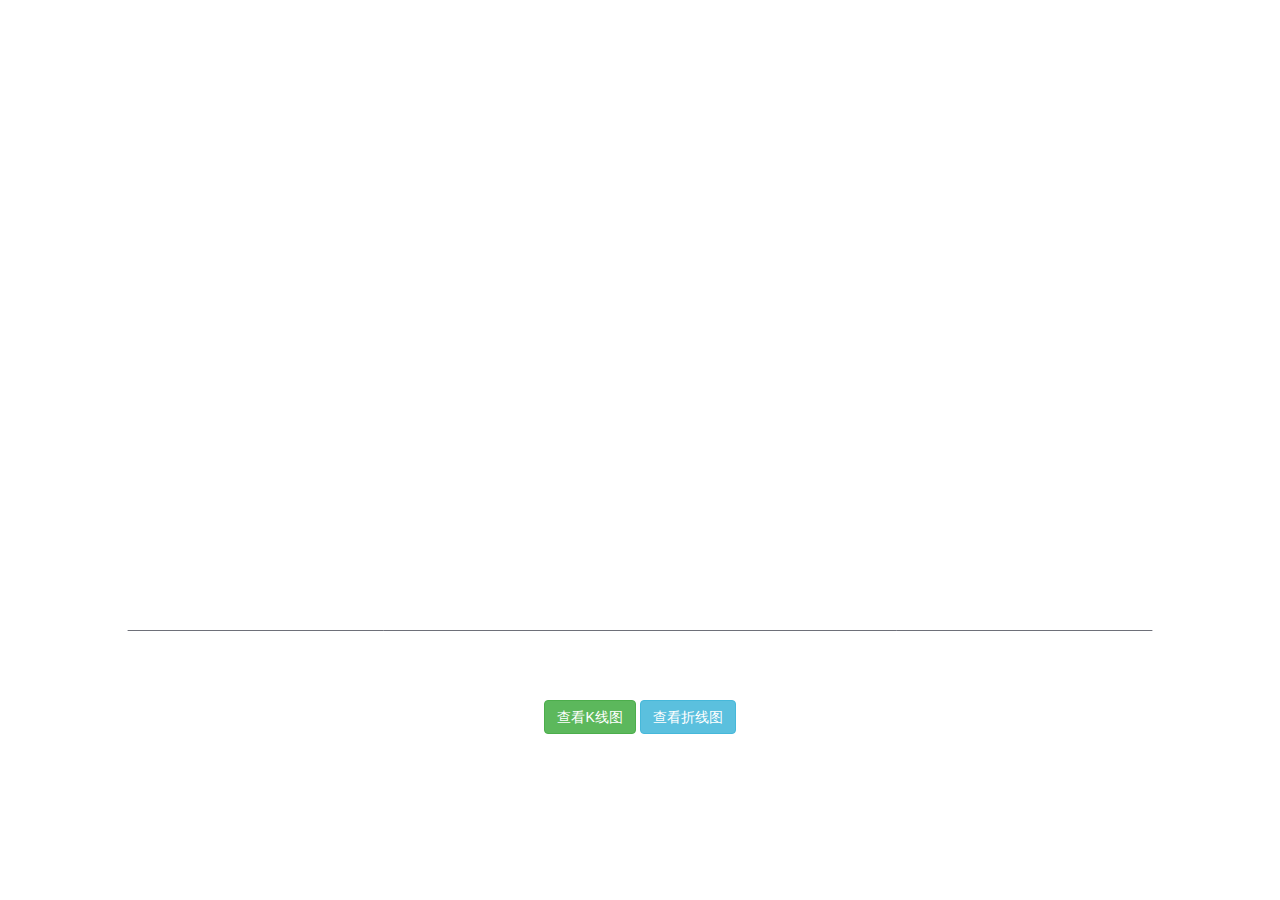
<file: ObserverPattern/target/classes/static/index.html>
<!DOCTYPE html>
<html lang="en">
<head>
    <meta charset="UTF-8">
    <title>WebSocket</title>
    <script src="js/echarts.min.js"></script>
    <link rel="stylesheet" href="https://stackpath.bootstrapcdn.com/bootstrap/3.4.1/css/bootstrap.min.css"
          integrity="sha384-HSMxcRTRxnN+Bdg0JdbxYKrThecOKuH5zCYotlSAcp1+c8xmyTe9GYg1l9a69psu" crossorigin="anonymous">
</head>
<body>
<div id="main" style="width: 100%;height:700px; position: center"></div>
<div style="text-align: center;">
    <button style="position: center" type="button" class="btn btn-success" onclick="openSocket('candlestick')">查看K线图
    </button>
    <button style="position: center" type="button" class="btn btn-info" onclick="openSocket('line')">查看折线图</button>
</div>

<script type="text/javascript">
    // 基于准备好的dom，初始化echarts实例
    var myChart = echarts.init(document.getElementById('main'));
    // 指定图表的配置项和数据
    var option = {
        xAxis: {
            type: 'category',
            data: []
        },
        yAxis: {},
        series: [
            {
                type: 'candlestick',
                data: []
            }
        ]
    };
    // 使用刚指定的配置项和数据显示图表。
    myChart.setOption(option);
    var socket;

    function openSocket(type) {
        if (typeof (WebSocket) == "undefined") {
            console.log("您的浏览器不支持WebSocket");
        } else {
            option.series[0].type = type
            console.log(option.series.type)
            console.log("您的浏览器支持WebSocket");
            //实现化WebSocket对象，指定要连接的服务器地址与端口  建立连接
            var socketUrl = `ws://localhost:8090/webSocket/${Math.random() * 10000}/${type}`;
            console.log(socketUrl);
            if (socket != null) {
                socket.close();
                socket = null;
            }
            socket = new WebSocket(socketUrl);
            //打开事件
            socket.onopen = function () {
                console.log("websocket已打开");
            };
            //获得消息事件
            socket.onmessage = function (msg) {
                var dd = JSON.parse(msg.data)
                //发现消息进入    开始处理前端触发逻辑
                option.xAxis.data = dd.xAxis
                option.series[0].data = dd.data
                myChart.setOption(option);
            };
            //关闭事件
            socket.onclose = function () {
                console.log("websocket已关闭");
            };
            //发生了错误事件
            socket.onerror = function () {
                console.log("websocket发生了错误");
            }
        }
    }
</script>
</body>
<script>


</script>
<style type="text/css">
    * {
        margin: 0;
        padding: 0;
    }

    html, body {
        height: 100%;
    }
</style>
</html>
</file>
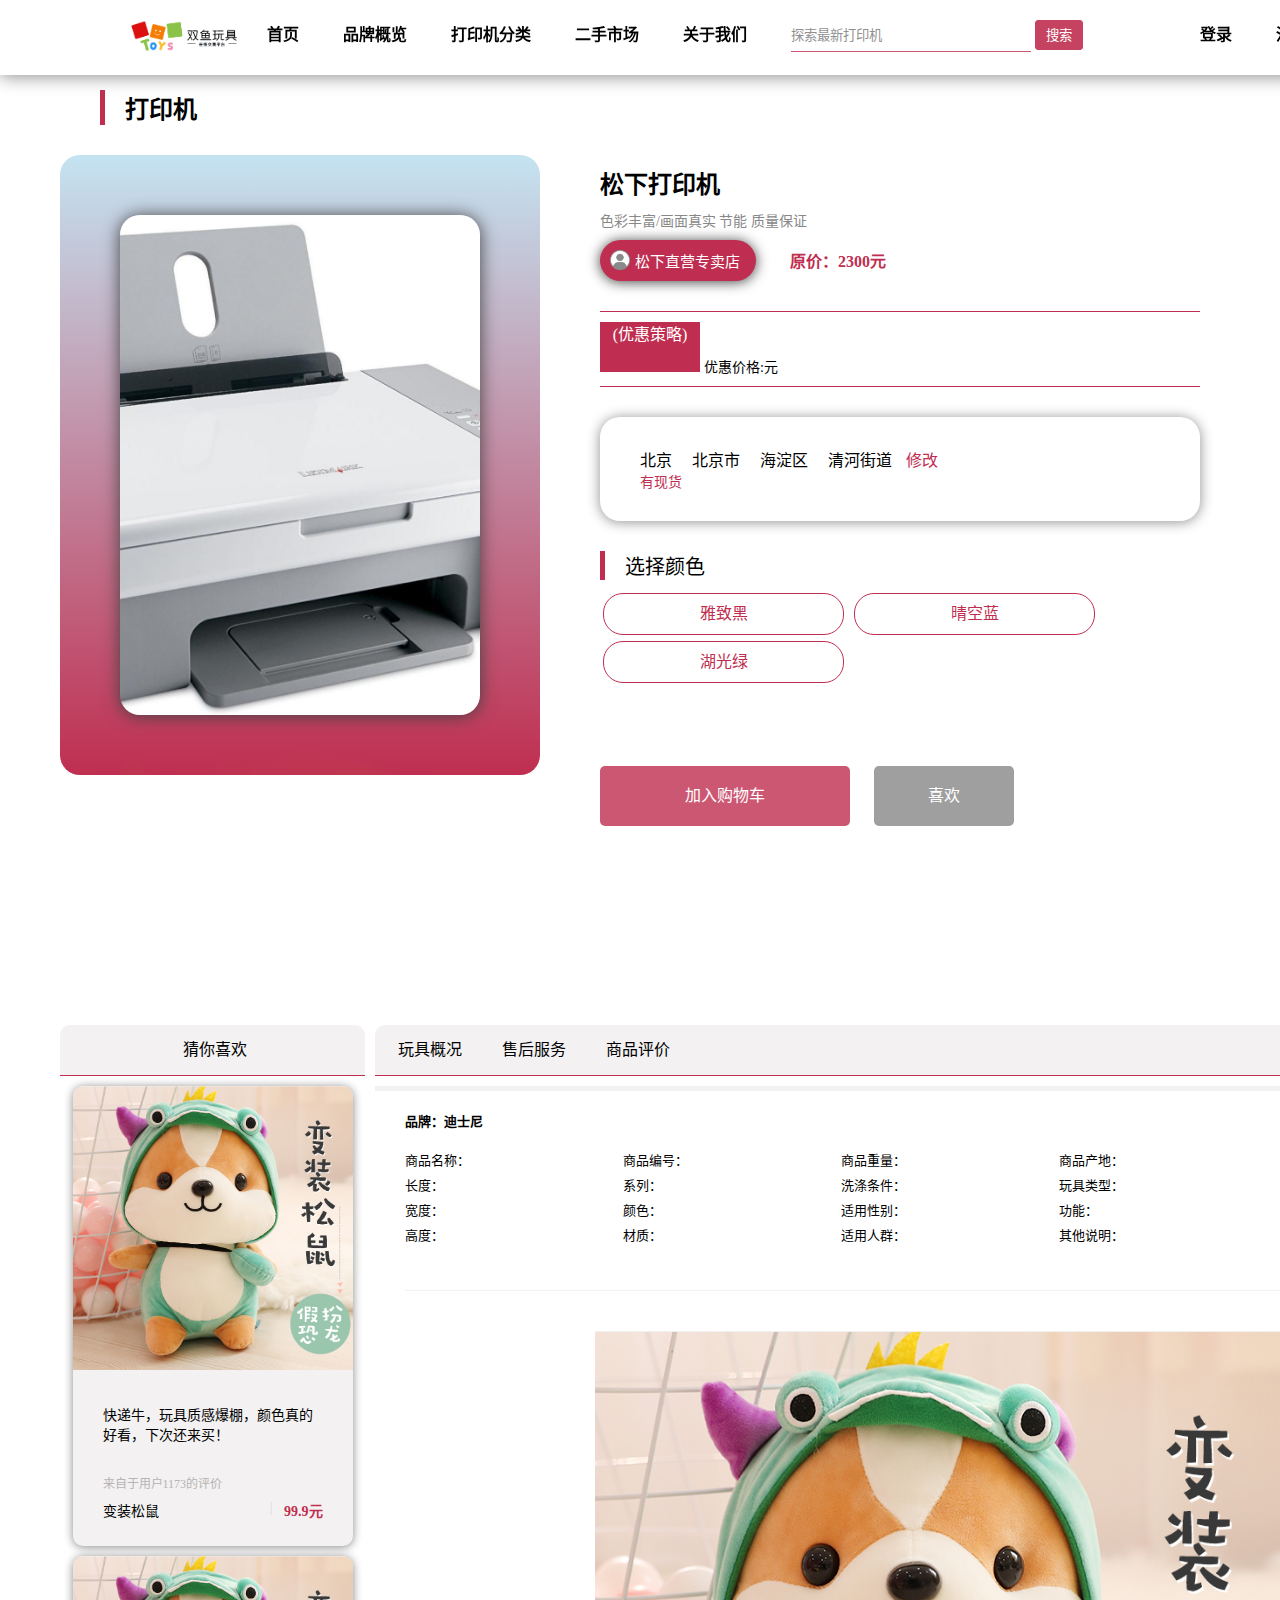
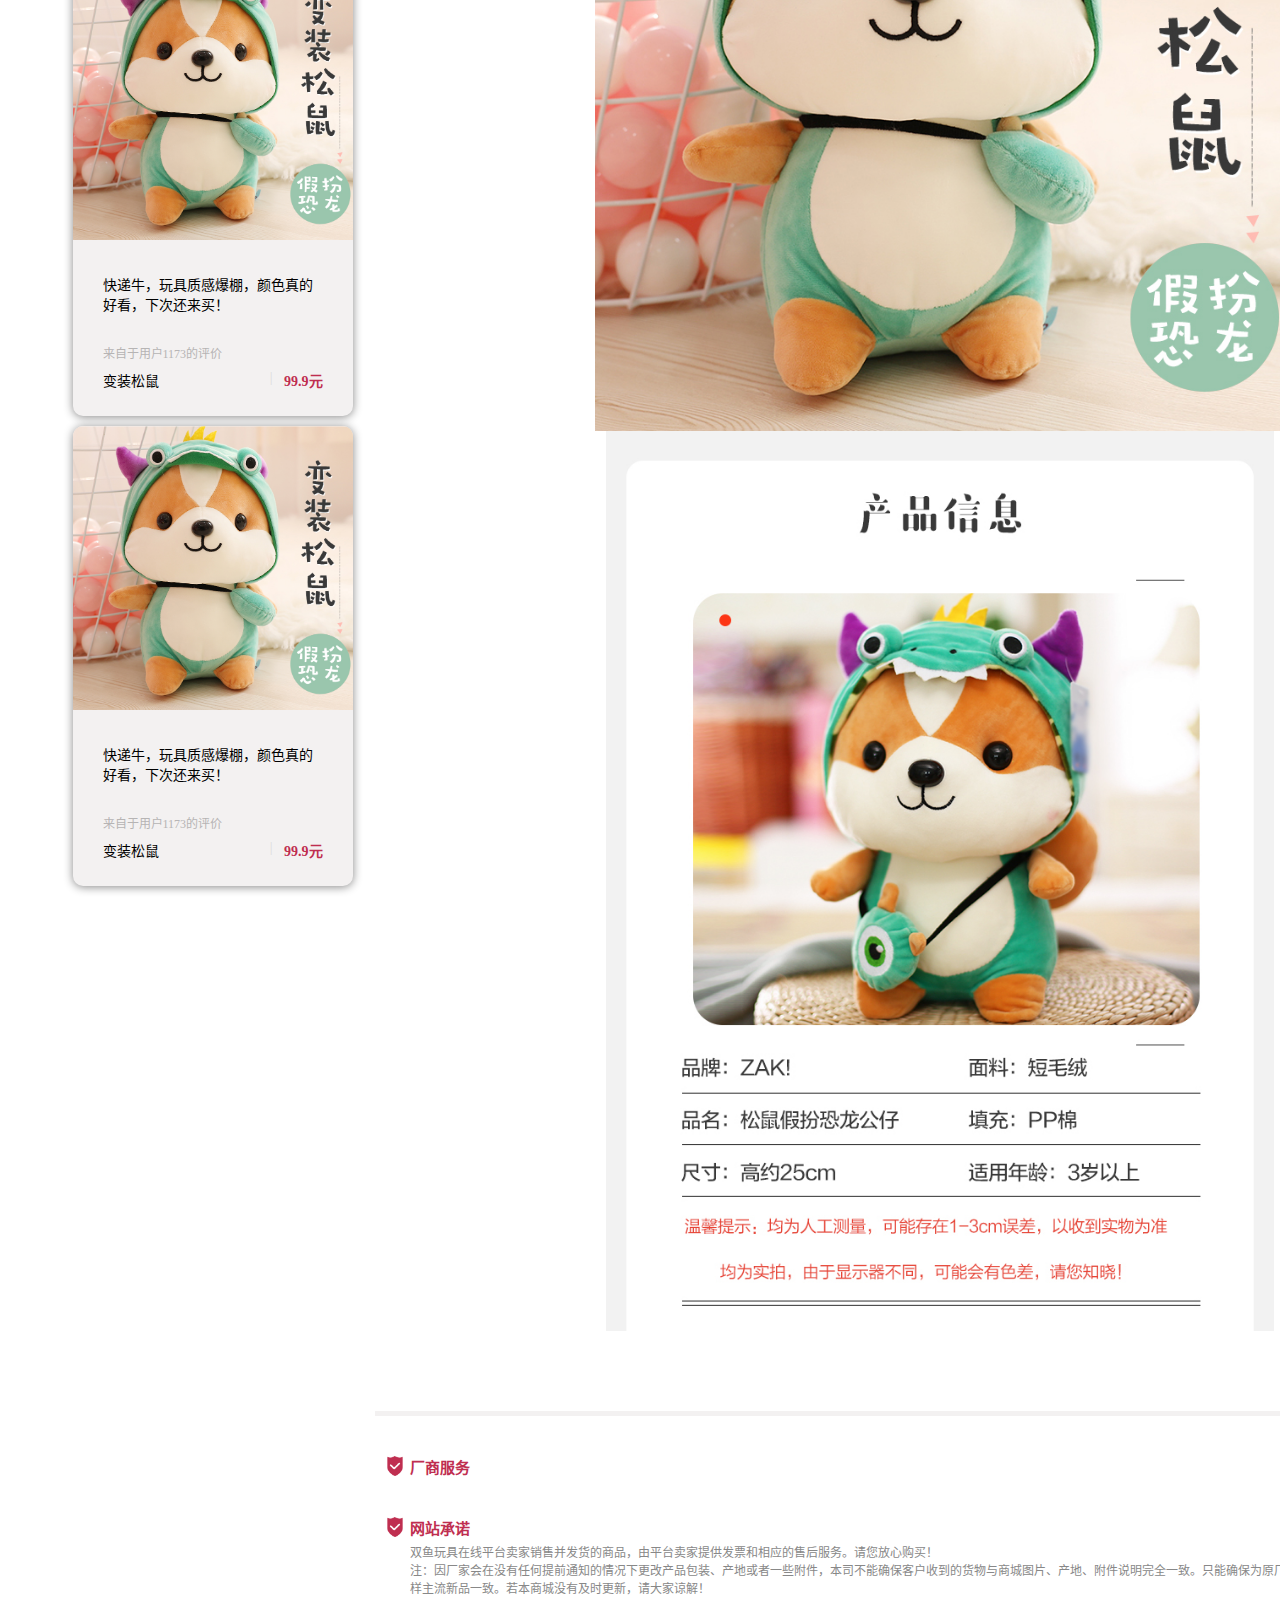
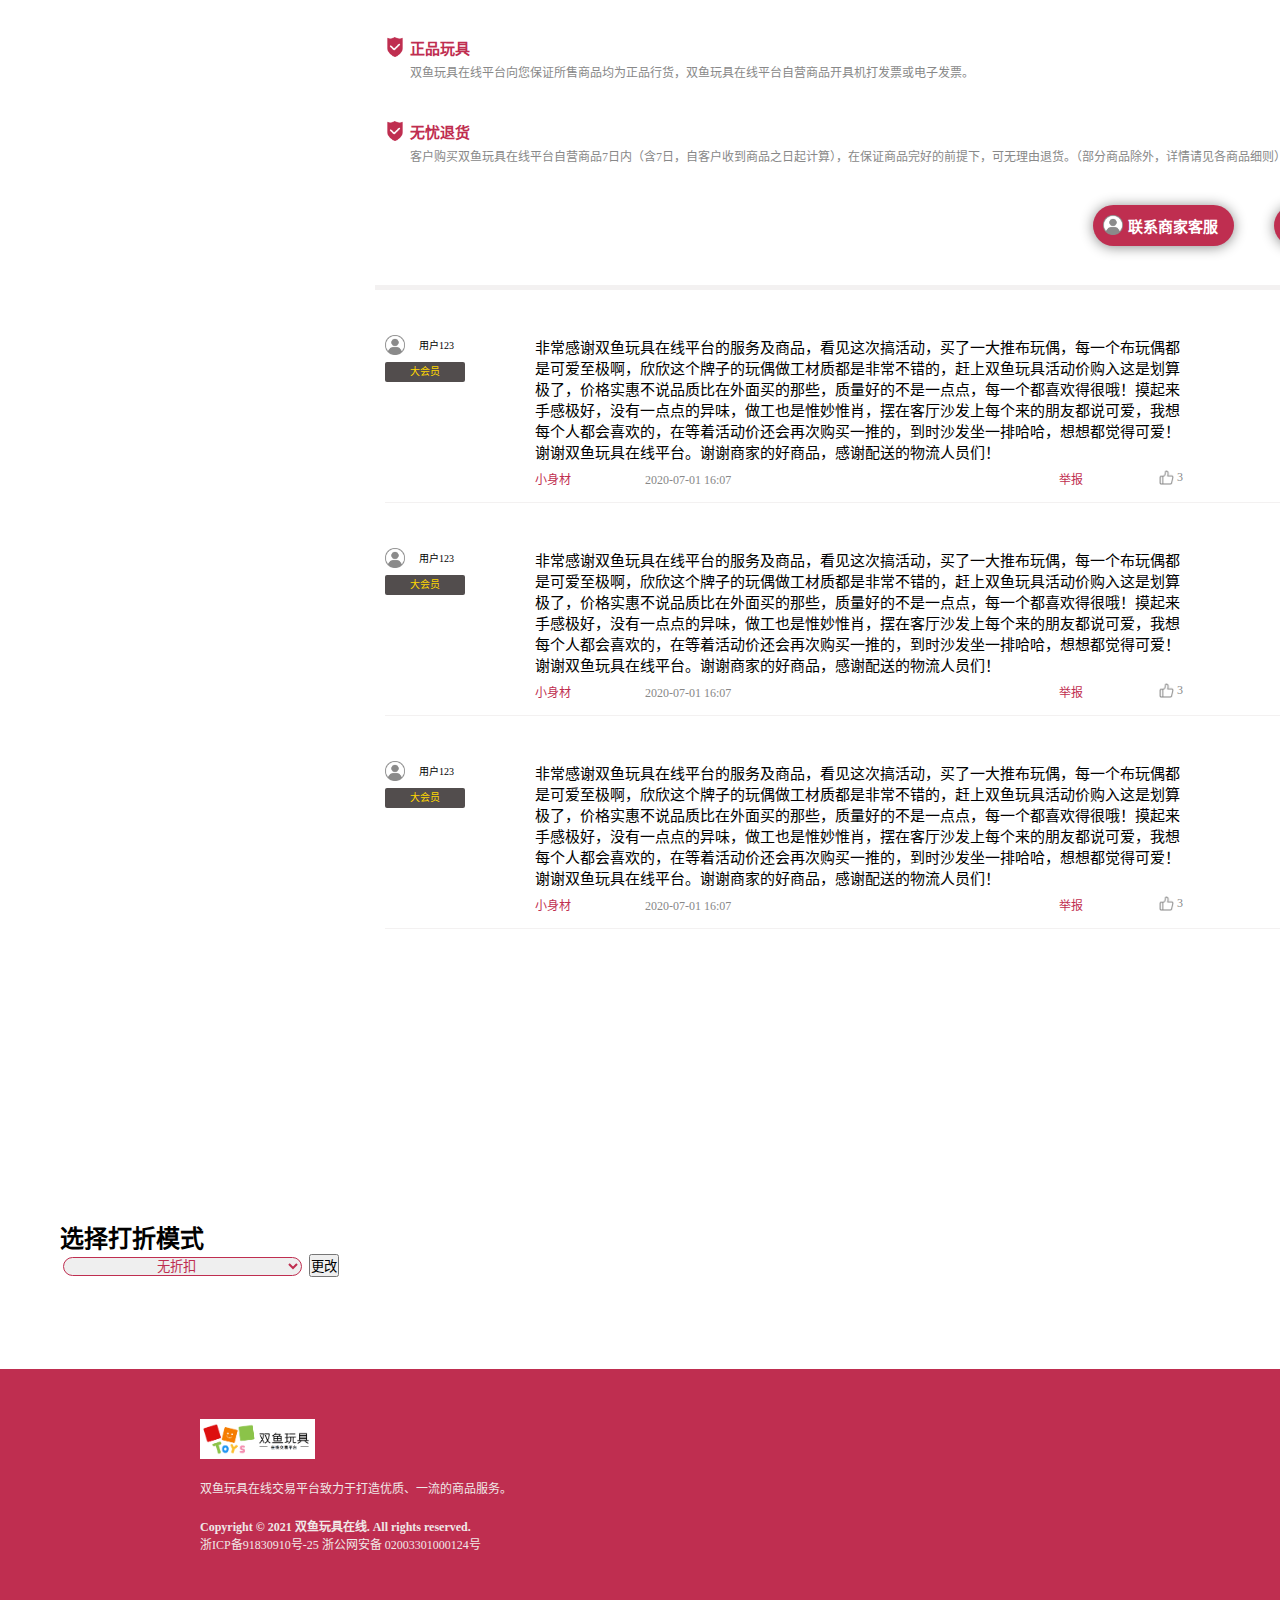
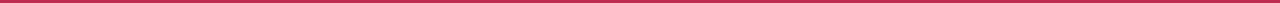
<file: StrategyPattern/target/classes/static/index.html>
<!DOCTYPE html>
<html lang="zh-CN">

<head>
    <meta charset="UTF-8">
    <meta http-equiv="X-UA-Compatible" content="IE=edge">
    <meta name="viewport" content="width=device-width, initial-scale=1.0">
    <link href="goodsinfo.css" rel="stylesheet" type="text/css">
    <title>双鱼玩具-商品详情</title>

    <script>
        window.onload = function () {
            var nav1 = document.getElementsByClassName("toys-nav1")[0];
            var nav2 = document.getElementsByClassName("toys-nav2")[0];
            var nav3 = document.getElementsByClassName("toys-nav3")[0];
            var c1 = document.getElementById("c1");
            var c2 = document.getElementById("c2");
            var c3 = document.getElementById("c3");

            c1.onclick = function () {
                nav1.style.display = "block";
                nav2.style.display = "block";
                nav3.style.display = "block";
            }

            c2.onclick = function () {
                nav1.style.display = "none";
                nav2.style.display = "block";
                nav3.style.display = "block";
            }

            c3.onclick = function () {
                nav1.style.display = "none";
                nav2.style.display = "none";
                nav3.style.display = "block";
            }
        }
    </script>
</head>

<body>
<!-- 页眉 -->
<div class="index">
    <nav class="nav">
        <div id="website-icon">
            <a href="#"><img src="img-src/website-icon.png" height="40px" /></a>
        </div>
        <div>
            <ul>
                <li><a href="index.html">首页</a></li>
                <li><a href="goodslist.html">品牌概览</a></li>
                <li id="index-father" style="position: relative;">
                    <a href="goodslist.html">打印机分类</a>
                    <ul id="index-son">
                        <li><a href="goodslist.html">毛绒布偶</a></li>
                        <li><a href="goodslist.html">模型机械</a></li>
                        <li><a href="goodslist.html">益智组合</a></li>
                        <li><a href="goodslist.html">智慧感应</a></li>
                    </ul>
                </li>
                <li><a href="#">二手市场</a></li>
                <li><a href="#">关于我们</a></li>
            </ul>
        </div>
        <div id="search-box">
            <form action="#">
                <input type="search" placeholder="探索最新打印机">
                <input type="submit" value="搜索">
            </form>
        </div>
        <div id="login">
            <ul>
                <li><a href="#">登录</a></li>
                <li><a href="#">注册</a></li>
            </ul>
        </div>
    </nav>
</div>
<div class="goods-info">

    <div id="top-title">
        <h2 id="title">打印机</h2>
    </div>
    <div id="goods-main">
        <div class="info-img">
            <div id="img-toy">
                <h6>&nbsp;</h6>
            </div>
        </div>
        <div class="product-con">
            <h2>松下打印机</h2>
            <p class="sale-desc">
                色彩丰富/画面真实 节能 质量保证
            </p>
            <div class="company-info">
                松下直营专卖店
            </div>
            <p class="price-info">
                原价：2300元
            </p>

            <div class="activity-box">
                <div class="flow-box">
                        <span class="flow-tag">
                            (优惠策略)<span class="flow-tag" id="strategy"></span>
                        </span>
                    <span class="flow-name">
                            优惠价格:<span class="flow-name" id="price"></span>元
                    </span>
                </div>
            </div>

            <div class="address-box">
                <div class="product-address">
                    <i class="iconfont iconfont-location"></i>
                    <div class="address-con">
                        <div>
                            <div class="address-info">
                                <span>北京</span><span>北京市</span><span>海淀区</span><span>清河街道</span>
                            </div>
                            <a href="#" class="edit">修改</a>
                        </div>
                        <div class="info">
                            <div class="desc"><span style="color: #BF2E50; margin-left: -20px;">有现货</span></div>
                        </div>
                    </div>
                </div>
            </div>
            <div class="buy-option">
                <div class="buy-box-child">
                    <div class="option-box">
                        <div class="title">选择颜色</div>
                        <ul class="clearfix">
                            <li class="active"><a href="#">雅致黑</a></li>
                            <li class="active"><a href="#">晴空蓝</a></li>
                            <li class="active"><a href="#">湖光绿</a></li>
                        </ul>
                    </div>
                </div>

            </div>
            <div class="btn-box">
                <div class="sale-btn">
                    <a href="#" class="btn">加入购物车</a>
                </div>
                <div class="favorite-btn">
                    <a class="btn-like" href="#">
                        <i class="iconfont default"></i>喜欢
                    </a>
                </div>
            </div>
        </div>
    </div>
</div>
<div style="width:1500px">
    <div class="guessyoulike">
        <div class="guessyoulike-title">
            <ul style="list-style: none;">
                <li>猜你喜欢</li>
            </ul>
        </div>
        <div class="box">
            <a href="#">
                <img src="img-src/bg-img/2356c32be21629f6.jpg" alt="小米" title="小米耳机">
                <p class="review">快递牛，玩具质感爆棚，颜色真的好看，下次还来买！</p>
                <div class="appraise">来自于用户1173的评价</div>
                <div class="info">
                    变装松鼠
                    <em>|</em>
                    <i class="fee">99.9元</i>
                </div>
            </a>
        </div>
        <div class="box">
            <a href="#">
                <img src="img-src/bg-img/2356c32be21629f6.jpg" alt="小米" title="小米耳机">
                <p class="review">快递牛，玩具质感爆棚，颜色真的好看，下次还来买！</p>
                <div class="appraise">来自于用户1173的评价</div>
                <div class="info">
                    变装松鼠
                    <em>|</em>
                    <i class="fee">99.9元</i>
                </div>
            </a>
        </div>
        <div class="box">
            <a href="#">
                <img src="img-src/bg-img/2356c32be21629f6.jpg" alt="小米" title="小米耳机">
                <p class="review">快递牛，玩具质感爆棚，颜色真的好看，下次还来买！</p>
                <div class="appraise">来自于用户1173的评价</div>
                <div class="info">
                    变装松鼠
                    <em>|</em>
                    <i class="fee">99.9元</i>
                </div>
            </a>
        </div>
    </div>
    <div class="details">
        <div class="details-title">
            <ul>
                <li><a id="c1">玩具概况</a></li>
                <li><a id="c2">售后服务</a></li>
                <li><a id="c3">商品评价</a></li>
            </ul>
        </div>
        <div class="details-main" style="min-height: 1600px;">
            <div class="toys-nav1">
                <h2>玩具概况</h2>
                <div id="toys-title-1">
                    <h6>品牌：迪士尼</h6>
                    <div class="details-items">
                        <ul>
                            <li>商品名称：</li>
                            <li>长度：</li>
                            <li>宽度：</li>
                            <li>高度：</li>
                        </ul>
                    </div>
                    <div class="details-items">
                        <ul>
                            <li>商品编号：</li>
                            <li>系列：</li>
                            <li>颜色：</li>
                            <li>材质：</li>
                        </ul>
                    </div>
                    <div class="details-items">
                        <ul>
                            <li>商品重量：</li>
                            <li>洗涤条件：</li>
                            <li>适用性别：</li>
                            <li>适用人群：</li>
                        </ul>
                    </div>
                    <div class="details-items">
                        <ul>
                            <li>商品产地：</li>
                            <li>玩具类型：</li>
                            <li>功能：</li>
                            <li>其他说明：</li>
                        </ul>
                    </div>
                </div>

                <div class="bg-img" id="bg-img1">

                </div>
                <div class="bg-img" id="bg-img2">

                </div>
            </div>
            <div class="toys-nav2">
                <h2>售后服务</h2>
                <div class="toys-nav2-word">
                    <h2>厂商服务</h2>
                    <p></p>
                </div>
                <div class="toys-nav2-word">
                    <h2>网站承诺</h2>
                    <p>双鱼玩具在线平台卖家销售并发货的商品，由平台卖家提供发票和相应的售后服务。请您放心购买！<br>
                        注：因厂家会在没有任何提前通知的情况下更改产品包装、产地或者一些附件，本司不能确保客户收到的货物与商城图片、产地、附件说明完全一致。只能确保为原厂正货！并且保证与当时市场上同样主流新品一致。若本商城没有及时更新，请大家谅解！
                    </p>
                </div>
                <div class="toys-nav2-word">
                    <h2>正品玩具</h2>
                    <p>双鱼玩具在线平台向您保证所售商品均为正品行货，双鱼玩具在线平台自营商品开具机打发票或电子发票。</p>
                </div>
                <div class="toys-nav2-word">
                    <h2>无忧退货</h2>
                    <p>客户购买双鱼玩具在线平台自营商品7日内（含7日，自客户收到商品之日起计算），在保证商品完好的前提下，可无理由退货。（部分商品除外，详情请见各商品细则）</p>
                </div>
                <a href="#">
                    <div class="toys-nav2-contact">
                        <strong>联系双鱼玩具客服</strong>
                    </div>
                </a>
                <a href="#">
                    <div class="toys-nav2-contact">
                        <strong>联系商家客服</strong>
                    </div>
                </a>
                <div style="height: 70px;"></div>
            </div>
            <div class="toys-nav3">
                <h2>商品评价</h2>
                <div class="toys-nav3-alluser">
                    <div class="toys-nav3-user">
                        <img src="img-src/头像.png" alt="">
                        <b>用户123</b>
                        <i>大会员</i>
                    </div>
                    <div class="toys-nav3-comment">
                        <p>
                            非常感谢双鱼玩具在线平台的服务及商品，看见这次搞活动，买了一大推布玩偶，每一个布玩偶都是可爱至极啊，欣欣这个牌子的玩偶做工材质都是非常不错的，赶上双鱼玩具活动价购入这是划算极了，价格实惠不说品质比在外面买的那些，质量好的不是一点点，每一个都喜欢得很哦！摸起来手感极好，没有一点点的异味，做工也是惟妙惟肖，摆在客厅沙发上每个来的朋友都说可爱，我想每个人都会喜欢的，在等着活动价还会再次购买一推的，到时沙发坐一排哈哈，想想都觉得可爱！谢谢双鱼玩具在线平台。谢谢商家的好商品，感谢配送的物流人员们！
                        </p>
                        <div>
                            <i>小身材</i>
                            <b>2020-07-01 16:07</b>
                            <a class="toys-nav3-comment-110" href="#">举报</a>
                            <a class="toys-nav3-comment-agree" href="#">
                                3
                            </a>
                        </div>
                    </div>
                </div>
                <div class="toys-nav3-alluser">
                    <div class="toys-nav3-user">
                        <img src="img-src/头像.png" alt="">
                        <b>用户123</b>
                        <i>大会员</i>
                    </div>
                    <div class="toys-nav3-comment">
                        <p>
                            非常感谢双鱼玩具在线平台的服务及商品，看见这次搞活动，买了一大推布玩偶，每一个布玩偶都是可爱至极啊，欣欣这个牌子的玩偶做工材质都是非常不错的，赶上双鱼玩具活动价购入这是划算极了，价格实惠不说品质比在外面买的那些，质量好的不是一点点，每一个都喜欢得很哦！摸起来手感极好，没有一点点的异味，做工也是惟妙惟肖，摆在客厅沙发上每个来的朋友都说可爱，我想每个人都会喜欢的，在等着活动价还会再次购买一推的，到时沙发坐一排哈哈，想想都觉得可爱！谢谢双鱼玩具在线平台。谢谢商家的好商品，感谢配送的物流人员们！
                        </p>
                        <div>
                            <i>小身材</i>
                            <b>2020-07-01 16:07</b>
                            <a class="toys-nav3-comment-110" href="#">举报</a>
                            <a class="toys-nav3-comment-agree" href="#">
                                3
                            </a>
                        </div>
                    </div>
                </div>
                <div class="toys-nav3-alluser">
                    <div class="toys-nav3-user">
                        <img src="img-src/头像.png" alt="">
                        <b>用户123</b>
                        <i>大会员</i>
                    </div>
                    <div class="toys-nav3-comment">
                        <p>
                            非常感谢双鱼玩具在线平台的服务及商品，看见这次搞活动，买了一大推布玩偶，每一个布玩偶都是可爱至极啊，欣欣这个牌子的玩偶做工材质都是非常不错的，赶上双鱼玩具活动价购入这是划算极了，价格实惠不说品质比在外面买的那些，质量好的不是一点点，每一个都喜欢得很哦！摸起来手感极好，没有一点点的异味，做工也是惟妙惟肖，摆在客厅沙发上每个来的朋友都说可爱，我想每个人都会喜欢的，在等着活动价还会再次购买一推的，到时沙发坐一排哈哈，想想都觉得可爱！谢谢双鱼玩具在线平台。谢谢商家的好商品，感谢配送的物流人员们！
                        </p>
                        <div>
                            <i>小身材</i>
                            <b>2020-07-01 16:07</b>
                            <a class="toys-nav3-comment-110" href="#">举报</a>
                            <a class="toys-nav3-comment-agree" href="#">
                                3
                            </a>
                        </div>
                    </div>
                </div>
            </div>
        </div>


    </div>


</div>
<div class="goods-info">
    <div id="top-title2">
        <h2 id="title2">选择打折模式</h2>
    </div>
    <select class="active1" name="strategy" id="strategyselect">
        <option value="noDiscountStrategy">无折扣</option>
        <option value="priceReductionStrategy">立减金额</option>
        <option value="discountStrategy">打折</option>
    </select>
    <button type="button" onclick="click1()">更改</button>
</div>
<div class="footer">
    <div id="website-icon">
        <a href="#">
            <img src="img-src/website-icon.png" height="40px" />
        </a>
    </div>
    <div>
        <p id="intro">
            双鱼玩具在线交易平台致力于打造优质、一流的商品服务。
        </p>
    </div>
    <div id="info">
        <h6>Copyright © 2021 双鱼玩具在线. All rights reserved.</h6>
        <p>浙ICP备91830910号-25 浙公网安备 02003301000124号</p>
    </div>
</div>
</body>

<script type="text/javascript">
    var socket;

        if(typeof(WebSocket) == "undefined") {
            console.log("您的浏览器不支持WebSocket");
        }else{
            console.log("您的浏览器支持WebSocket");
            //实现化WebSocket对象，指定要连接的服务器地址与端口  建立连接
            var socketUrl=`ws://localhost:8090/webSocket/${Math.random()*10000}/${1}`;
            console.log(socketUrl);
            if(socket!=null){
                socket.close();
                socket=null;
            }
            socket = new WebSocket(socketUrl);
            //打开事件
            socket.onopen = function() {
                console.log("websocket已打开");
            };
            //获得消息事件
            socket.onmessage = function(msg) {
                var dd=JSON.parse(msg.data)
                //发现消息进入    开始处理前端触发逻辑
                console.log(dd)
                document.getElementById('strategy').innerHTML=dd.strategy_
                document.getElementById('price').innerHTML=dd.price
            };
            //关闭事件
            socket.onclose = function() {
                console.log("websocket已关闭");
            };
            //发生了错误事件
            socket.onerror = function() {
                console.log("websocket发生了错误");
            }

        }

    function click1() {
        console.log(123);
        var obj = document.getElementById('strategyselect'); //定位id
        var index = obj.selectedIndex; // 选中索引
        var text = obj.options[index].text; // 选中文本
        var value = obj.options[index].value; // 选中值
        socket.send(
            value
        )
    }
</script>

</html>
</file>
<file: StrategyPattern/target/classes/static/goodsinfo.css>
/* goods-info */
/* ////////////////////////// */
.goods-info {
    margin: 90px 60px;
}

#top-title {
    margin-bottom: 30px;
}

#top-title #title {
    margin-left: 40px;
    padding-left: 20px;
    border-left: 5px solid #BF2E50;
}

.info-img {
    float: left;
    width: 30%;
    border-radius: 20px;
    background-image: url(img-src/bg2.png), linear-gradient(rgb(196, 227, 241), #BF2E50);
    background-blend-mode: lighten;
    height: 500px;
    padding: 60px;
    min-width: 300px;
}

.info-img #img-toy {
    width: 100%;
    height: 100%;
    float: left;
    background-image: url(img-src/printer.jpg);
    background-repeat: no-repeat;
    background-size: cover;
    background-position: center center;
    border-radius: 20px;
    box-shadow: 0px 1px 17px #424141;
}

#goods-main {
    height: 780px;
    min-width: 1200px;
}

.product-con {
    float: left;
    width: 50%;
    padding: 60px;
    padding-top: 0;
    min-width: 500px;
}

.product-con h2 {
    margin: 10px 0;
}

.product-con .sale-desc {
    color: #888888;
    font-size: 14px;
    margin: 10px 0;
}

.product-con .company-info {
    display: inline-block;
    color: white;
    background-color: #BF2E50;
    border-radius: 24px;
    box-shadow: 0px 1px 13px #424141;
    padding: 10px 16px;
    padding-left: 35px;
    font-size: 15px;
    background-image: url(img-src/头像.png);
    background-size: 20px;
    background-repeat: no-repeat;
    background-position: 10px 10px;
}

.product-con .price-info {
    display: inline-block;
    margin-left: 30px;
    color: #BF2E50;
    font-weight: bold;
}

.product-con .activity-box {
    margin: 30px 0;
    border-top: 1px solid #BF2E50;
    border-bottom: 1px solid #BF2E50;
    padding: 10px 0;
}

.product-con .activity-box .flow-tag {
    display: inline-block;
    height: 25px;
    width: 100px;
    color: white;
    background-color: #BF2E50;
    line-height: 25px;
    text-align: center;
}

.product-con .activity-box .flow-name {
    font-size: 14px;
}

.address-con {
    margin: 30px 0;
    /* border: 1px solid #BF2E50; */
    padding: 30px ;
    border-radius: 20px;
}

.product-address {
    box-shadow: 0px 1px 13px #918e8e;
    border-radius: 20px;
}

.address-info {
    display:inline-block;
}

.address-info span,
.desc span {
    display: inline-block;
    margin: 0 10px ;
}

.address-con .edit {
    text-decoration: none;
    color: #BF2E50;
}

.buy-box-child .title {
    font-size: 20px;
    margin: 10px 0;
    border-left: 5px solid #BF2E50;
    padding-left: 20px;
}

.buy-box-child .active {
    display: inline-block;
    margin: 3px;
}
.active1 {
    display: inline-block;
    margin: 3px;
    border:1px solid #BF2E50;
    display: inline-block;
    line-height: 40px;
    text-align: center;
    width: 239px;
    text-decoration: none;
    color: #BF2E50;
    transition: all 0.2s ease-in-out;
    border-radius: 20px;
}
.buy-box-child .active a{
    border:1px solid #BF2E50;
    display: inline-block;
    line-height: 40px;
    text-align: center;
    width: 239px;
    text-decoration: none;
    color: #BF2E50;
    transition: all 0.2s ease-in-out;
    border-radius: 20px;

}

.buy-box-child .active a:hover {
    color: white;
    background-color: #BF2E50;
}

.sale-btn,
.favorite-btn {
    display: inline-block;
    margin-top: 80px;
    margin-right: 20px;

}

.sale-btn .btn {
    display: inline-block;
    line-height: 60px;
    width: 250px;
    text-align: center;
    text-decoration: none;
    color: white;
    /* border-radius: 20px; */
    background-color: #BF2E50;
    opacity: 0.8;
    transition: opacity 0.2s ease-in-out;
    border-radius: 5px;
}

.favorite-btn .btn-like {
    text-align: center;
    display: inline-block;
    line-height: 60px;
    width: 140px;
    text-decoration: none;
    color: white;
    /* border-radius: 20px; */
    background-color: #888888;
    opacity: 0.8;
    transition: opacity 0.2s ease-in-out;
    border-radius: 5px;
}

.sale-btn .btn:hover,
.favorite-btn .btn-like:hover {
    opacity: 1;
}

* {
    padding: 0px;
    margin: 0px;
}

.index {
    background-color: #fff;
    width: 100%;
    position: fixed;
    z-index: 100;
    top: 0;
}

#index-son {
    opacity: 0;
    height: 0;
    visibility: hidden;
    position: absolute;
    background-color: #fff;
    box-shadow: 0px 5px 17px #424141;
    z-index: 0;
    transition: all 0.5s ease-in-out;
}

#index-father:hover #index-son {
    opacity: 1;
    display: block;
    visibility: visible;
    height: 260px;
}

#index-son li {
    display: block;
}

#index-son li a {
    line-height: 60px;
    margin: 0 18px;
}

.nav ul li {
    display: inline-block;
}

.nav ul a {
    font-weight: bold;
    color: black;
    display: inline-block;
    line-height: 70px;
    margin: 0 20px;
    text-align: center;
    text-decoration: none;
    transition: color 0.3s ease-in-out;
    transition: border-color 0.3s ease-in-out;
    border-bottom: 5px solid transparent;
}

.nav ul a:hover {
    color: #BF2E50;
    border-bottom: 5px solid #BF2E50;
    border-radius: 3px;
}

.nav div {
    display: inline-block;
}

.nav {
    padding: 0 10%;
    box-shadow: 0px 1px 17px #888888;
    min-width: 1200px;
}

.nav #search-box input[type="search"] {
    font-family: "微软雅黑";
    background: #ffffff;
    border: solid 0px #BF2E50;
    border-bottom: solid 1px #BF2E50;
    height: 30px;
    width: 240px;
    display: inline-block;
    margin-left: 20px;
    border-radius: 0;
    opacity: 0.8;
    outline: none;
}


.nav #search-box input[type="search"]:hover,
.nav #search-box input[type="search"]:focus,
.nav #search-box input[type="submit"]:hover {
    opacity: 1;
}

.nav #search-box input[type="submit"] {
    font-family: "微软雅黑";
    background-color: #BF2E50;
    color: #fff;
    border: solid 1px #BF2E50;
    height: 30px;
    display: inline-block;
    padding: 0 10px;
    border-radius: 3px;
    opacity: 0.9;
}

.nav #login {
    float: right;
}

#website-icon a img {
    vertical-align: middle;
}

.main {
    margin-top: 100px;
}

.footer {
    background-color: #BF2E50;
    padding: 50px 200px;
}

.footer #intro {
    font-size: 12px;
    margin: 20px 0;
    color: #f0e7e7;
}

.footer #info h6,
.footer #info p {
    font-size: 12px;
    color: #f0e7e7;
}

.details {
    display: inline-block;
    /* margin: 0px 60px;   */
    width: 1100px;
}

.details-title {
    background-color:#f3f1f1;
    border-top-left-radius: 10px;
    border-top-right-radius: 10px;
    padding-left: 5px;
    border-bottom: 1px solid #BF2E50;
}

.details-title li{
    display: inline-block;
}

.details-title li a{
    display: inline-block;
    line-height: 50px;
    text-decoration: none;
    color: black;
    width: 100px;
    text-align: center;
    transition: all 0.2s ease-in-out;
    font-weight: normal;
}

.details-title li a:hover {
    font-weight: bold;
    color: #BF2E50;
    background-color: #fff;
    cursor: pointer;
    /* 鼠标改为小手 */
}

.details .details-items {
    display: inline-block;
    width: 20%;
}

.details .details-items ul {
    list-style: none;
}

.toys-nav1{
    position: relative;
    border-top: 5px solid #f3f1f1;
    margin-top: 10px;
    padding-left: 30px;
    padding-bottom: 40px;
    margin-bottom: 40px;
}

.toys-nav1 h6{
    font-size: 13px;
    display: block;
    padding: 20px;
    padding-left: 0px;
}

.toys-nav1 #toys-title-1 {
    padding-bottom: 40px;
    margin-bottom: 40px;
    border-bottom: 1px solid #f3f1f1;
}

.toys-nav1 .details-items ul {
    display: block;
}

.toys-nav1 .details-items li {
    font-size: 13px;
    display: block;
    margin-bottom: 6px;
}

#bg-img1 {
    margin: 0 auto;
    background-image: url(img-src/bg-img/2356c32be21629f6.jpg);
    background-position: center;
    background-size: contain;
    background-repeat: no-repeat;
    width: 700px;
    height: 700px;
}

#bg-img2 {
    margin: 0 auto;
    background-image: url(img-src/bg-img/6c594cbfc387e62a.jpg);
    background-position: center;
    background-size: contain;
    background-repeat: no-repeat;
    width: 700px;
    height: 900px;
}

.toys-nav2 {
    margin-top: 10px;
    position: relative;
    border-top: 5px solid #f3f1f1;
    padding: 0 10px;
}

.toys-nav1>h2,
.toys-nav2>h2,
.toys-nav3>h2 {
    position: absolute;
    right: 0px;
    display: inline-block;
    border-bottom-left-radius: 10px;
    border-bottom-right-radius: 10px;
    background-color:#BF2E50;
    font-size: 16px;
    padding: 10px;
    color: #f3f1f1;
}

.toys-nav2 .toys-nav2-word {
    background-image: url(img-src/盾牌.png);
    background-size: 20px;
    background-repeat: no-repeat;
    padding-left: 25px;
    margin: 40px 0;
}

.toys-nav2 .toys-nav2-word h2 {
    font-size: 15px;
    color: #BF2E50;
}

.toys-nav2 .toys-nav2-word p {
    color: #888888;
    font-size: 12px;
    margin-top: 5px;
}

.toys-nav2 .toys-nav2-contact {

    color: white;
    background-color: #BF2E50;
    border-radius: 24px;
    box-shadow: 0px 1px 13px #888888;
    padding: 10px 16px;
    padding-left: 35px;
    font-size: 15px;
    background-image: url(img-src/头像.png);
    background-size: 20px;
    background-repeat: no-repeat;
    background-position: 10px 10px;
    margin: 40px 20px;
    margin-top: 0;
    float: right;
    opacity: 1;
    transition: opacity 0.4s ease-in-out;
}

.toys-nav2 .toys-nav2-contact:hover {
    opacity: 0.8;
}

.toys-nav3 {
    margin-top: 10px;
    position: relative;
    border-top: 5px solid #f3f1f1;
    padding: 0 10px;
    margin-bottom: 200px;
}

.toys-nav3-alluser {
    margin-top: 40px;
    border-bottom: 1px solid #f3f1f1;
}

.toys-nav3-user {
    float: left;
    width: 130px;
}

.toys-nav3-user img{
    display: inline-block;
    height: 20px;
    border: 10px;
    vertical-align: middle;
}

.toys-nav3-user b {
    margin-top: 6px;
    display: inline-block;
    line-height: 20px;
    text-align: center;
    font-weight: normal;
    font-size: 10px;
    margin-left: 10px;
}

.toys-nav3-user i {
    display: block;
    line-height: 20px;
    text-align: center;
    font-weight: normal;
    font-size: 10px;
    background-color: rgb(82, 77, 77);
    width: 80px;
    color: gold;
    font-style: normal;
    border-radius: 2px;
    margin-top: 6px;
}

.toys-nav3-comment {
    position: relative;
    display: inline-block;
    width: 60%;
    margin:6px 20px;
}

.toys-nav3-comment p {
    font-size: 15px;
}

.toys-nav3-comment i {
    display: inline-block;
    color:#BF2E50;
    font-style: normal;
    font-size: 12px;
    margin:8px 35px;
    margin-left: 0;
}

.toys-nav3-comment b {
    display: inline-block;
    color:#888888;
    font-style: normal;
    font-size: 12px;
    font-weight: normal;
    margin:8px 35px;
}

.toys-nav3-comment .toys-nav3-comment-110 {
    position: absolute;
    display: inline-block;
    color:#BF2E50;
    font-style: normal;
    font-size: 12px;
    text-decoration: none;
    margin:8px 0px;
    right: 100px;
}

.toys-nav3-comment .toys-nav3-comment-agree {
    background-image: url(img-src/赞.png);
    background-size: 15px;
    background-repeat: no-repeat;
    padding-left: 18px;
    position: absolute;
    display: inline-block;
    color:#888888;
    font-style: normal;
    font-size: 12px;
    font-weight: normal;
    text-decoration: none;
    margin:8px 0px;
    right: 0;
}

.guessyoulike {
    margin-left: 60px;
    margin-right: 10px;
    float: left;
}

.guessyoulike-title {
    background-color:#f3f1f1;
    border-top-left-radius: 10px;
    border-top-right-radius: 10px;
    padding-left: 5px;
    border-bottom: 1px solid #BF2E50;
    display: inline-block;
    line-height: 50px;
    text-decoration: none;
    color: black;
    width: 300px;
    text-align: center;
    transition: all 0.2s ease-in-out;
    font-weight: normal;
}


.box {
    margin: 10px auto;
    width: 280px;
    height: 460px;
    background-color: #f3f1f1;
    border-radius: 10px;
    transition: all 0.8s ease;
    box-shadow: 0px 1px 10px #888888;
}

.box:hover {
    transform: scale(1.03);
}

.box img {
    width: 100%;
    border-top-left-radius: 10px;
    border-top-right-radius: 10px;
}

.box .review {
    margin: 30px;
    font-size: 14px;
    height: 40px;
}

.info {
    position: relative;
    margin: 0 30px;
    font-size: 14px;
}

.box .appraise {
    font-size: 12px;
    margin: 10px 30px 8px 30px;
    color: rgb(182, 180, 180);
}

em {
    position: absolute;
    right: 40px;
    text-decoration: none;
    font-style: normal;
    margin: 0 10px;
    color: gainsboro;
}

.box .fee {
    position: absolute;
    right: 0;
    display: inline-block;
    font-weight: normal;
    color: #BF2E50;
    text-align: right;
    font-weight: bold;
    text-decoration: none;
    font-style: normal;
}

.box a {
    text-decoration: none;
    color: black;
}
</file>
